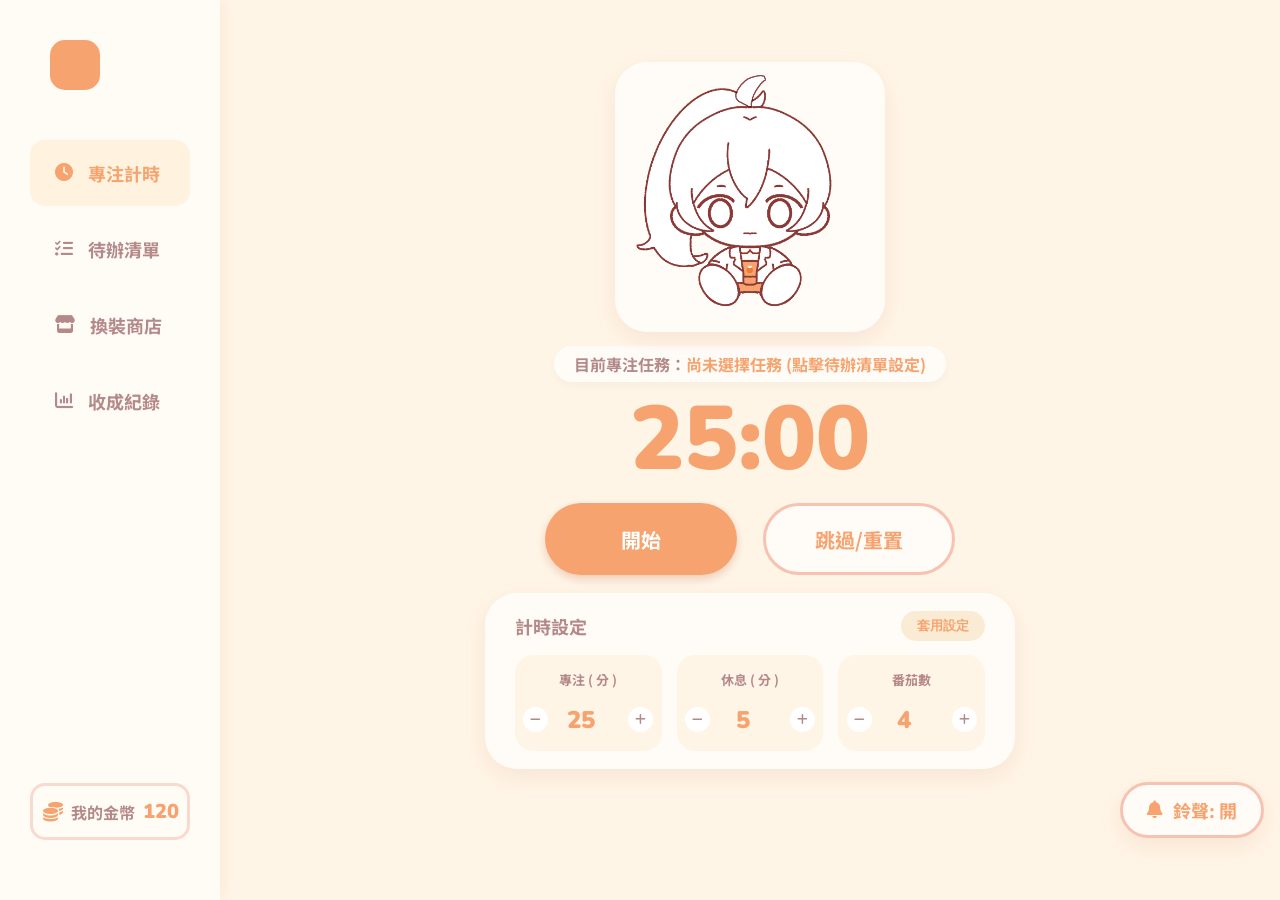
<file: shimin Max/index.html>
<!DOCTYPE html>
<html lang="zh-TW">
<head>
    <meta charset="UTF-8">
    <meta name="viewport" content="width=device-width, initial-scale=1.0">
    <title>Tomodoro - 你的專屬番茄鐘麻吉</title>
    <link rel="stylesheet" href="style.css">
    <link rel="stylesheet" href="https://cdnjs.cloudflare.com/ajax/libs/font-awesome/6.4.0/css/all.min.css">
    <link href="https://fonts.googleapis.com/css2?family=Nunito:wght@700;900&family=Noto+Sans+TC:wght@400;500;700&display=swap" rel="stylesheet">
</head>
<body>
    <div class="app-container">
        
        <!-- ================= 左側：共用導覽列 ================= -->
        <aside class="sidebar">
            <div class="logo-box"></div>
            
            <nav class="nav-menu">
                <a href="#" class="nav-item active" onclick="switchPage('page-timer', event)">
                    <i class="fa-solid fa-clock"></i>
                    <span>專注計時</span>
                </a>
                <a href="#" class="nav-item" onclick="switchPage('page-todo', event)">
                    <i class="fa-solid fa-list-check"></i>
                    <span>待辦清單</span>
                </a>
                <a href="#" class="nav-item" onclick="switchPage('page-shop', event)">
                    <i class="fa-solid fa-store"></i>
                    <span>換裝商店</span>
                </a>
                <a href="#" class="nav-item" onclick="switchPage('page-achievements', event)">
                    <i class="fa-solid fa-chart-column"></i>
                    <span>收成紀錄</span>
                </a>
            </nav>

            <div class="coin-display">
                <i class="fa-solid fa-coins icon-coin"></i>
                <span class="coin-label">我的金幣</span>
                <span class="coin-value">120</span>
            </div>
        </aside>

        <!-- ================= 右側：主要內容切換區 ================= -->
        <main class="main-content">
            
            <!-- 頁面 1：專注計時 -->
            <div id="page-timer" class="page-section active">
                <div id="avatar-svg-container" class="avatar-box">
                    <!-- 多圖層 PNG 紙娃容器 (嚴格由下到上，每組先 mask 後 line) -->
<div class="avatar-layered-container" style="position: relative; width: 100%; height: 100%;">
    <!-- 1. 辮髮 (Hair Ext) -->
    <img src="images/avatar/hair_ext_01_mask.png" class="avatar-layer avatar-mask" alt="hair ext mask" style="position: absolute; top: 0; left: 0; width: 100%; height: 100%; object-fit: contain; pointer-events: none; z-index: 1;">
    <img src="images/avatar/hair_ext_01_line.png" class="avatar-layer avatar-line" alt="hair ext line" style="position: absolute; top: 0; left: 0; width: 100%; height: 100%; object-fit: contain; pointer-events: none; z-index: 2;">

    <!-- 2. 身體 (Body) -->
    <img src="images/avatar/body_01_mask.png" class="avatar-layer avatar-mask" alt="body mask" style="position: absolute; top: 0; left: 0; width: 100%; height: 100%; object-fit: contain; pointer-events: none; z-index: 3;">
    <img src="images/avatar/body_01_line.png" class="avatar-layer avatar-line" alt="body line" style="position: absolute; top: 0; left: 0; width: 100%; height: 100%; object-fit: contain; pointer-events: none; z-index: 4;">

    <!-- 3. 後發 (Hair Back) -->
    <img src="images/avatar/hair_back_01_mask.png" class="avatar-layer avatar-mask" alt="hair back mask" style="position: absolute; top: 0; left: 0; width: 100%; height: 100%; object-fit: contain; pointer-events: none; z-index: 5;">
    <img src="images/avatar/hair_back_01_line.png" class="avatar-layer avatar-line" alt="hair back line" style="position: absolute; top: 0; left: 0; width: 100%; height: 100%; object-fit: contain; pointer-events: none; z-index: 6;">

    <!-- 4. 呆毛 (Ahoge 02、03) -->
    <img src="images/avatar/ahoge_02_mask.png" class="avatar-layer avatar-mask" alt="ahoge 02 mask" style="position: absolute; top: 0; left: 0; width: 100%; height: 100%; object-fit: contain; pointer-events: none; z-index: 7;">
    <img src="images/avatar/ahoge_02_line.png" class="avatar-layer avatar-line" alt="ahoge 02 line" style="position: absolute; top: 0; left: 0; width: 100%; height: 100%; object-fit: contain; pointer-events: none; z-index: 8;">
    <img src="images/avatar/ahoge_03_mask.png" class="avatar-layer avatar-mask" alt="ahoge 03 mask" style="position: absolute; top: 0; left: 0; width: 100%; height: 100%; object-fit: contain; pointer-events: none; z-index: 9;">
    <img src="images/avatar/ahoge_03_line.png" class="avatar-layer avatar-line" alt="ahoge 03 line" style="position: absolute; top: 0; left: 0; width: 100%; height: 100%; object-fit: contain; pointer-events: none; z-index: 10;">

    <!-- 5. 五官：眼睛與嘴巴 (在瀏海後方) -->
    <img src="images/avatar/eye01_mask.png" class="avatar-layer avatar-mask" alt="eye mask" style="position: absolute; top: 0; left: 0; width: 100%; height: 100%; object-fit: contain; pointer-events: none; z-index: 11;">
    <img src="images/avatar/eye01_line.png" class="avatar-layer avatar-line" alt="eye line" style="position: absolute; top: 0; left: 0; width: 100%; height: 100%; object-fit: contain; pointer-events: none; z-index: 12;">
    <img src="images/avatar/mouth_01.png" class="avatar-layer avatar-line" alt="mouth" style="position: absolute; top: 0; left: 0; width: 100%; height: 100%; object-fit: contain; pointer-events: none; z-index: 13;">

    <!-- 6. 瀏海 (Hair Front) -->
    <img src="images/avatar/hair_front_01_mask.png" class="avatar-layer avatar-mask" alt="hair front mask" style="position: absolute; top: 0; left: 0; width: 100%; height: 100%; object-fit: contain; pointer-events: none; z-index: 14;">
    <img src="images/avatar/hair_front_01_line.png" class="avatar-layer avatar-line" alt="hair front line" style="position: absolute; top: 0; left: 0; width: 100%; height: 100%; object-fit: contain; pointer-events: none; z-index: 15;">

    <!-- 7. 眉毛 (調整到瀏海的前面) -->
    <img src="images/avatar/eyebrow_01.png" class="avatar-layer avatar-line" alt="eyebrow" style="position: absolute; top: 0; left: 0; width: 100%; height: 100%; object-fit: contain; pointer-events: none; z-index: 16;">

    <!-- 8. 衣服 (Clothes Base) -->
    <img src="images/avatar/clothes_base_02_mask.png" class="avatar-layer avatar-mask" alt="clothes mask" style="position: absolute; top: 0; left: 0; width: 100%; height: 100%; object-fit: contain; pointer-events: none; z-index: 17;">
    <img src="images/avatar/clothes_base_02_line.png" class="avatar-layer avatar-line" alt="clothes line" style="position: absolute; top: 0; left: 0; width: 100%; height: 100%; object-fit: contain; pointer-events: none; z-index: 18;">

    <!-- 9. 外套 (Clothes Outer) -->
    <img src="images/avatar/clothes_outer_01_mask.png" class="avatar-layer avatar-mask" alt="outer mask" style="position: absolute; top: 0; left: 0; width: 100%; height: 100%; object-fit: contain; pointer-events: none; z-index: 19;">
    <img src="images/avatar/clothes_outer_01_line.png" class="avatar-layer avatar-line" alt="outer line" style="position: absolute; top: 0; left: 0; width: 100%; height: 100%; object-fit: contain; pointer-events: none; z-index: 20;">

    <!-- 10. 鞋子 (Shoes) -->
    <img src="images/avatar/shoes_01_mask.png" class="avatar-layer avatar-mask" alt="shoes mask" style="position: absolute; top: 0; left: 0; width: 100%; height: 100%; object-fit: contain; pointer-events: none; z-index: 21;">
    <img src="images/avatar/shoes_01_line.png" class="avatar-layer avatar-line" alt="shoes line" style="position: absolute; top: 0; left: 0; width: 100%; height: 100%; object-fit: contain; pointer-events: none; z-index: 22;">
</div>
                </div>

                <div id="current-task-banner" class="task-banner">
                    目前專注任務：<span id="active-task-name">尚未選擇任務 (點擊待辦清單設定)</span>
                </div>

                <div id="timer-display" class="timer-display">25:00</div>
                
                <div class="control-buttons">
                    <button id="start-btn" class="btn btn-primary">開始</button>
                    <button id="reset-btn" class="btn btn-secondary">跳過/重置</button>
                </div>
                
                <div class="settings-panel">
                    <div class="settings-header">
                        <h3 class="settings-title">計時設定</h3>
                        <button class="btn-apply" type="button">套用設定</button>
                    </div>
                    <div class="settings-cards">
                        <div class="setting-card">
                            <div class="setting-label">專注 ( 分 )</div>
                            <div class="setting-controls">
                                <button class="circle-btn"><i class="fa-solid fa-minus"></i></button>
                                <input class="setting-value" type="number" min="1" max="1440" step="1" value="25" readonly aria-label="專注分鐘" title="連續點擊兩下可輸入數值">
                                <button class="circle-btn"><i class="fa-solid fa-plus"></i></button>
                            </div>
                        </div>
                        <div class="setting-card">
                            <div class="setting-label">休息 ( 分 )</div>
                            <div class="setting-controls">
                                <button class="circle-btn"><i class="fa-solid fa-minus"></i></button>
                                <input class="setting-value" type="number" min="1" max="1440" step="1" value="5" readonly aria-label="休息分鐘" title="連續點擊兩下可輸入數值">
                                <button class="circle-btn"><i class="fa-solid fa-plus"></i></button>
                            </div>
                        </div>
                        <div class="setting-card">
                            <div class="setting-label">番茄數</div>
                            <div class="setting-controls">
                                <button class="circle-btn"><i class="fa-solid fa-minus"></i></button>
                                <input class="setting-value" type="number" min="1" max="99" step="1" value="4" readonly aria-label="番茄數" title="連續點擊兩下可輸入數值">
                                <button class="circle-btn"><i class="fa-solid fa-plus"></i></button>
                            </div>
                        </div>
                    </div>
                </div>

                <button id="sound-toggle-btn" class="sound-floating-btn">
                    <i class="fa-solid fa-bell"></i>
                    <span id="sound-status">鈴聲: 開</span>
                </button>
            </div>

            <!-- 頁面 2：待辦清單 -->
            <div id="page-todo" class="page-section">
                <div class="todo-wrapper">
                    <h2 class="section-title">待辦清單</h2>
                    <div class="todo-input-row">
                        <input type="text" id="task-input" class="todo-input" placeholder="輸入要專心做的事 (例如: 經濟學)...">
                        <button id="add-task-btn" class="btn-add"><i class="fa-solid fa-plus"></i></button>
                    </div>
                    <ul id="task-list" class="todo-list"></ul>
                </div>
            </div>

           <!-- 頁面 3：換裝商店 -->
           <div id="page-shop" class="page-section">
            <div class="character-panel">
                <h2 class="section-title">我的角色</h2>
                <!-- 多圖層 PNG 紙娃預覽框 (嚴格由下到上，每組先 mask 後 line) -->
                <div class="character-preview-box avatar-layered-container">
                    <img src="images/avatar/hair_ext_01_mask.png" class="avatar-layer avatar-mask" alt="hair ext mask" style="position: absolute; top: 0; left: 0; width: 100%; height: 100%; object-fit: contain; pointer-events: none; z-index: 1;">
                    <img src="images/avatar/hair_ext_01_line.png" class="avatar-layer avatar-line" alt="hair ext line" style="position: absolute; top: 0; left: 0; width: 100%; height: 100%; object-fit: contain; pointer-events: none; z-index: 2;">

                    <img src="images/avatar/body_01_mask.png" class="avatar-layer avatar-mask" alt="body mask" style="position: absolute; top: 0; left: 0; width: 100%; height: 100%; object-fit: contain; pointer-events: none; z-index: 3;">
                    <img src="images/avatar/body_01_line.png" class="avatar-layer avatar-line" alt="body line" style="position: absolute; top: 0; left: 0; width: 100%; height: 100%; object-fit: contain; pointer-events: none; z-index: 4;">

                    <img src="images/avatar/hair_back_01_mask.png" class="avatar-layer avatar-mask" alt="hair back mask" style="position: absolute; top: 0; left: 0; width: 100%; height: 100%; object-fit: contain; pointer-events: none; z-index: 5;">
                    <img src="images/avatar/hair_back_01_line.png" class="avatar-layer avatar-line" alt="hair back line" style="position: absolute; top: 0; left: 0; width: 100%; height: 100%; object-fit: contain; pointer-events: none; z-index: 6;">

                    <img src="images/avatar/ahoge_01_mask.png" class="avatar-layer avatar-mask" alt="ahoge mask" style="position: absolute; top: 0; left: 0; width: 100%; height: 100%; object-fit: contain; pointer-events: none; z-index: 7;">
                    <img src="images/avatar/ahoge_01_line.png" class="avatar-layer avatar-line" alt="ahoge line" style="position: absolute; top: 0; left: 0; width: 100%; height: 100%; object-fit: contain; pointer-events: none; z-index: 8;">

                    <img src="images/avatar/eye01_mask.png" class="avatar-layer avatar-mask" alt="eye mask" style="position: absolute; top: 0; left: 0; width: 100%; height: 100%; object-fit: contain; pointer-events: none; z-index: 9;">
                    <img src="images/avatar/eye01_line.png" class="avatar-layer avatar-line" alt="eye line" style="position: absolute; top: 0; left: 0; width: 100%; height: 100%; object-fit: contain; pointer-events: none; z-index: 10;">
                    <img src="images/avatar/mouth_01.png" class="avatar-layer avatar-line" alt="mouth" style="position: absolute; top: 0; left: 0; width: 100%; height: 100%; object-fit: contain; pointer-events: none; z-index: 11;">

                    <img src="images/avatar/hair_front_01_mask.png" class="avatar-layer avatar-mask" alt="hair front mask" style="position: absolute; top: 0; left: 0; width: 100%; height: 100%; object-fit: contain; pointer-events: none; z-index: 12;">
                    <img src="images/avatar/hair_front_01_line.png" class="avatar-layer avatar-line" alt="hair front line" style="position: absolute; top: 0; left: 0; width: 100%; height: 100%; object-fit: contain; pointer-events: none; z-index: 13;">

                    <img src="images/avatar/eyebrow_01.png" class="avatar-layer avatar-line" alt="eyebrow" style="position: absolute; top: 0; left: 0; width: 100%; height: 100%; object-fit: contain; pointer-events: none; z-index: 14;">

                    <img src="images/avatar/clothes_base_02_mask.png" class="avatar-layer avatar-mask" alt="clothes mask" style="position: absolute; top: 0; left: 0; width: 100%; height: 100%; object-fit: contain; pointer-events: none; z-index: 15;">
                    <img src="images/avatar/clothes_base_02_line.png" class="avatar-layer avatar-line" alt="clothes line" style="position: absolute; top: 0; left: 0; width: 100%; height: 100%; object-fit: contain; pointer-events: none; z-index: 16;">

                    <img src="images/avatar/clothes_outer_01_mask.png" class="avatar-layer avatar-mask" alt="outer mask" style="position: absolute; top: 0; left: 0; width: 100%; height: 100%; object-fit: contain; pointer-events: none; z-index: 17;">
                    <img src="images/avatar/clothes_outer_01_line.png" class="avatar-layer avatar-line" alt="outer line" style="position: absolute; top: 0; left: 0; width: 100%; height: 100%; object-fit: contain; pointer-events: none; z-index: 18;">

                    <img src="images/avatar/shoes_01_mask.png" class="avatar-layer avatar-mask" alt="shoes mask" style="position: absolute; top: 0; left: 0; width: 100%; height: 100%; object-fit: contain; pointer-events: none; z-index: 19;">
                    <img src="images/avatar/shoes_01_line.png" class="avatar-layer avatar-line" alt="shoes line" style="position: absolute; top: 0; left: 0; width: 100%; height: 100%; object-fit: contain; pointer-events: none; z-index: 20;">
                </div>
                <button id="shop-preview-toggle" class="preview-mode-toggle" type="button" role="switch" aria-checked="false">
                    <span class="preview-mode-switch" aria-hidden="true"><span></span></span>
                    <span class="preview-mode-label">預覽模式 <strong id="shop-preview-status">OFF</strong></span>
                </button>
            </div>

            <div class="shop-panel">
                <div class="shop-header">
                    <h2 class="section-title">換裝商店</h2>
                    <!-- 擴充分類切換按鈕 -->
                    <div class="filter-toggle">
                        <button class="filter-btn active" onclick="filterShopCategory('all')">全部</button>
                        <button class="filter-btn" onclick="filterShopCategory('hair_ext')">辮髮</button>
                        <button class="filter-btn" onclick="filterShopCategory('body')">身體</button>
                        <button class="filter-btn" onclick="filterShopCategory('hair_back')">後髮</button>
                        <button class="filter-btn" onclick="filterShopCategory('ahoge')">呆毛</button>
                        <button class="filter-btn" onclick="filterShopCategory('eyes')">眼睛</button>
                        <button class="filter-btn" onclick="filterShopCategory('mouth')">嘴巴</button>
                        <button class="filter-btn" onclick="filterShopCategory('hair_front')">瀏海</button>
                        <button class="filter-btn" onclick="filterShopCategory('eyebrow')">眉毛</button>
                        <button class="filter-btn" onclick="filterShopCategory('clothes')">衣服</button>
                        <button class="filter-btn" onclick="filterShopCategory('outer')">外套</button>
                        <button class="filter-btn" onclick="filterShopCategory('shoes')">鞋子</button>
                    </div>
                </div>

                <!-- 網格狀展示區 -->
                <div class="shop-grid" id="shop-grid-container">
                    <!-- JS 動態生成商品項目，未選中無框，選中帶有 selected 邊框 -->
                </div>

                <!-- 調色 UI 區塊 (預設色按鈕 + 放大鏡/調色盤隱藏色票) -->
                <div class="shop-color-panel">
                    <div class="preset-colors-row">
                        <span class="color-panel-label">預設色：</span>
                        <button class="preset-color-btn" style="background: #F6A36F;" onclick="applyColor('#F6A36F')"></button>
                        <button class="preset-color-btn" style="background: #abdbe3;" onclick="applyColor('#abdbe3')"></button>
                        <button class="preset-color-btn" style="background: #c69c6d;" onclick="applyColor('#c69c6d')"></button>
                        <button class="preset-color-btn" style="background: #ffe7db;" onclick="applyColor('#ffe7db')"></button>
                        <button class="preset-color-btn" style="background: #754c24;" onclick="applyColor('#754c24')"></button>
                        <span id="mask-color-target" class="mask-color-target" aria-live="polite"></span>
                    </div>
                    <div class="custom-color-picker-box">
                        <label for="custom-color-input" class="palette-icon-label" title="自訂調色盤">
                            <i class="fa-solid fa-palette"></i> 自訂色
                        </label>
                        <button id="eyedropper-btn" class="eyedropper-btn" type="button" onclick="pickScreenColor()" title="使用滴管吸取螢幕顏色" aria-label="使用滴管吸取螢幕顏色">
                            <i class="fa-solid fa-eye-dropper"></i>
                        </button>
                        <input type="color" id="custom-color-input" oninput="applyColor(this.value)">
                    </div>
                </div>
            </div>
        </div>

           <!-- 頁面 4：收成紀錄 -->
           <div id="page-achievements" class="page-section">
            <div class="achievements-wrapper layout-sketch-col">
                
                <div class="sketch-content-row">
                    <!-- 左側大卡片：今日學習與各科明細 -->
                    <div class="achievement-card sketch-left-card">
                        <div class="sketch-card-header">
                            <h3 class="sketch-title-text">今日收成</h3>
                            <i class="fa-solid fa-basket-shopping sketch-basket-icon"></i>
                        </div>

                        <div class="sketch-total-display">
                            <span id="today-hours-val" class="big-number">0</span>
                            <span class="big-unit">小時</span>
                            <span id="today-minutes-val" class="big-number">00</span>
                            <span class="big-unit">分鐘</span>
                        </div>
                        
                        <div class="sketch-divider"></div>

                        <div class="sketch-subtitle-text">各科收成明細</div>
                        
                        <ul id="today-subjects-list" class="sketch-subject-list">
                            <!-- JS 動態生成 -->
                        </ul>
                        <div class="harvest-pagination">
                            <button id="harvest-prev" type="button" aria-label="上一頁">&lt;</button>
                            <span id="harvest-page-number">0 / 0</span>
                            <button id="harvest-next" type="button" aria-label="下一頁">&gt;</button>
                        </div>
                    </div>

                    <!-- 右側雙卡片區 (上下排布) -->
                    <div class="sketch-right-col">
                        <!-- 右上：一週連續學習 (7顆番茄 + 星期標示) -->
                        <div class="achievement-card sketch-right-top">
                            <div class="streak-tomatoes" id="streak-tomatoes-container"></div>
                        </div>

                        <!-- 右下：4週 (28格) 方格熱力田 -->
                        <div class="achievement-card sketch-right-bottom">
                            <div class="heatmap-card-header">
                                <h3 class="sketch-title-text" style="font-size: 18px;">近期耕耘紀錄 (28天)</h3>
                                <div class="heatmap-controls">
                                    <div class="heatmap-legend">
                                        <span class="legend-label">少</span>
                                        <div class="legend-color level-0"></div>
                                        <div class="legend-color level-1"></div>
                                        <div class="legend-color level-2"></div>
                                        <div class="legend-color level-3"></div>
                                        <div class="legend-color level-4"></div>
                                        <span class="legend-label">豐收</span>
                                    </div>
                                    <div class="heatmap-pagination">
                                        <button id="heatmap-prev" type="button" aria-label="上一頁">&lt;</button>
                                        <span id="heatmap-page-number">0 / 0</span>
                                        <button id="heatmap-next" type="button" aria-label="下一頁">&gt;</button>
                                    </div>
                                </div>
                            </div>
                            <div class="heatmap-grid-28" id="heatmap-grid">
                                <!-- JS 動態生成 28 格 -->
                            </div>
                        </div>
                    </div>
                </div>
            </div>
        </div>
    </main>
</div>
    <dialog id="shop-purchase-dialog" class="shop-purchase-dialog" aria-labelledby="shop-purchase-message">
        <p id="shop-purchase-message" class="shop-purchase-message"></p>
        <div class="shop-purchase-actions">
            <button id="shop-purchase-no" class="shop-purchase-button shop-purchase-button-secondary" type="button">否</button>
            <button id="shop-purchase-yes" class="shop-purchase-button shop-purchase-button-primary" type="button">是</button>
        </div>
    </dialog>
    <script src="tomoto.js"></script>
    <audio id="alarm-audio" src="running-out-of-time.mp3" preload="auto"></audio>
</body>
</html>
</file>
<file: shimin Max/style.css>
:root {
    --primary: #F6A36F;
    --primary-light: #F7C2B1;
    --primary-bg: #FFF3E0;
    --bg-color: #FFF5E6;
    --sidebar-bg: #FFFBF5;
    --card-bg: #FFFCF7;
    --card-bg-alt: #FFFCF7;
    --text-muted: #B48989;
    --text-dark: #8E6969;
    --text-gray: #A8A29E;
    --icon-bg-yellow: #FEF8D6;
    --progress-bg: #F5F5F4;
    --shadow-soft: 0 8px 24px rgba(167, 42, 0, 0.08);
}

* { box-sizing: border-box; margin: 0; padding: 0; }

body {
    font-family: 'Noto Sans TC', sans-serif;
    background-color: #e5e5e5;
    display: flex; justify-content: center; align-items: center;
    min-height: 100vh;
    min-height: 100dvh;
}

.app-container {
    width: min(1920px, 100vw);
    height: min(900px, 100vh);
    height: min(900px, 100dvh);
    background-color: var(--bg-color);
    display: flex; overflow: hidden; position: relative;
    box-shadow: 0 10px 40px rgba(0,0,0,0.15);
}

/* ================= 左側欄樣式 ================= */
.sidebar {
    width: clamp(220px, 16.67vw, 320px); flex: 0 0 clamp(220px, 16.67vw, 320px); background-color: var(--sidebar-bg);
    box-shadow: 4px 0 15px rgba(167, 42, 0, 0.05);
    display: flex; flex-direction: column;
    padding: 40px 30px; z-index: 10;
}
.logo-box { width: 50px; height: 50px; background-color: var(--primary); border-radius: 15px; margin: 0 0 50px 20px; }
.nav-menu { display: flex; flex-direction: column; gap: 10px; flex: 1; }
.nav-item {
    display: flex; align-items: center; gap: 15px;
    padding: 20px 25px; border-radius: 15px; text-decoration: none;
    color: var(--text-muted); font-size: 18px; font-weight: 700; transition: all 0.3s;
}
.nav-item:hover { background-color: rgba(255, 243, 224, 0.6); }
.nav-item.active { background-color: var(--primary-bg); color: var(--primary); }
.coin-display {
    display: flex; align-items: center; gap: 8px; padding: 12px 10px;
    border-radius: 15px; border: 3px solid #FAD9CF; background-color: var(--sidebar-bg); margin-bottom: 20px;
}
.icon-coin { color: var(--primary); font-size: 20px; }
.coin-label { color: var(--text-muted); font-size: 16px; font-weight: 700; white-space: nowrap; }
.coin-value { color: var(--primary); font-family: 'Nunito', sans-serif; font-size: 20px; font-weight: 900; margin-left: auto; white-space: nowrap; }

/* ================= 頁面切換機制 ================= */
.main-content { flex: 1; min-width: 0; min-height: 0; position: relative; overflow: auto; }
.page-section { display: none; width: 100%; min-height: 100%; animation: fadeIn 0.4s ease forwards; }

#page-timer.active { display: flex; min-height: 100%; flex-direction: column; align-items: center; justify-content: center; padding: clamp(6px, 1vh, 12px) 16px; position: relative; }
#page-todo.active, #page-achievements.active { display: flex; flex-direction: column; align-items: center; justify-content: flex-start; padding: clamp(24px, 8vh, 100px) clamp(20px, 4vw, 60px) 32px; }
#page-shop.active { display: flex; min-height: 100%; flex-direction: row; align-items: center; justify-content: center; gap: clamp(16px, 2vw, 40px); padding: 24px; }

@keyframes fadeIn {
    from { opacity: 0; transform: translateY(15px); }
    to { opacity: 1; transform: translateY(0); }
}

.section-title { color: var(--primary); font-size: 32px; font-weight: 700; margin-bottom: 25px; align-self: flex-start;}
.btn {
    border-radius: 50px; font-family: 'Noto Sans TC', sans-serif; font-size: 20px;
    font-weight: 700; cursor: pointer; border: none; transition: all 0.2s;
    display: flex; justify-content: center; align-items: center;
}
.btn:hover { transform: translateY(-2px); }
.btn-primary { background-color: var(--primary); color: #FFF; box-shadow: 0 4px 10px rgba(167, 42, 0, 0.2); }

/* ================= 頁面 1：專注計時 ================= */
.avatar-box, .character-preview-box { 
    width: 450px;   /* 固定寬度 */
    height: 420px;  /* 固定高度，讓它變成完美正方形 */
    background-color: var(--card-bg-alt); 
    box-shadow: var(--shadow-soft); 
    border-radius: 32px; 
    display: flex; 
    justify-content: center; 
    align-items: center; 
    overflow: hidden;
    position: relative; /* 確保多圖層絕對定位對齊 */
}

.avatar-layered-container > .avatar-mask {
    filter: brightness(0) invert(1);
}

/* 任務橫幅樣式 */
.task-banner {
    color: var(--text-muted);
    font-size: 16px;
    font-weight: 700;
    background: var(--card-bg-alt);
    padding: 6px 20px;
    border-radius: 20px;
    box-shadow: 0 4px 10px rgba(0,0,0,0.03);
    margin: clamp(6px, 1.5vh, 16px) 0; 
}
#active-task-name { color: var(--primary); }

.timer-display { color: var(--primary); font-family: 'Nunito', sans-serif; font-size: clamp(64px, 10vh, 112px); font-weight: 900; line-height: 1; margin: 0 0 clamp(8px, 2vh, 20px) 0; }
.control-buttons { display: flex; gap: clamp(10px, 2vw, 30px); margin-bottom: clamp(8px, 2vh, 20px); }
.control-buttons .btn { width: clamp(140px, 15vw, 200px); height: clamp(54px, 8vh, 74px); }
.btn-secondary { background-color: var(--card-bg-alt); color: var(--primary); border: 3px solid var(--primary-light); }
.settings-panel { width: min(530px, 100%); background-color: var(--card-bg-alt); box-shadow: var(--shadow-soft); border-radius: 32px; padding: clamp(14px, 2vh, 22px) clamp(16px, 2.5vw, 30px); display: flex; flex-direction: column; gap: clamp(10px, 1.5vh, 16px); }
.settings-header { display: flex; justify-content: space-between; align-items: center; }
.settings-title { color: var(--text-muted); font-size: 18px; font-weight: 700; }
.btn-apply { background-color: #FAEBD4; color: var(--primary); border: none; border-radius: 50px; padding: 6px 16px; font-weight: 700; cursor: pointer; }
.settings-cards { display: flex; gap: 15px; }
.setting-card { flex: 1; background-color: var(--bg-color); border-radius: 18px; padding: 15px 0; display: flex; flex-direction: column; align-items: center; gap: 15px; }
.setting-label { color: var(--text-muted); font-size: 13px; font-weight: 700; }
.setting-controls { display: flex; align-items: center; gap: 12px; }
.circle-btn { width: 25px; height: 25px; border-radius: 50%; background-color: #FFF; border: none; color: var(--text-muted); cursor: pointer; display: flex; justify-content: center; align-items: center; font-size: 12px; }
.setting-value { width: 4ch; padding: 0; border: 0; background: transparent; color: var(--primary); font-family: 'Nunito', sans-serif; font-size: 24px; font-weight: 900; text-align: center; }
.setting-value[readonly] { cursor: pointer; }
.setting-value:not([readonly]) { border-bottom: 2px solid var(--primary-light); outline: none; }
.setting-value[aria-invalid="true"] { border-bottom: 2px solid #D95D5D; }

/* 右下角懸浮鈴聲按鈕 */
.sound-floating-btn {
    position: static;
    align-self: flex-end;
    margin-top: clamp(8px, 1.5vh, 14px);
    background-color: var(--card-bg-alt);
    color: var(--primary);
    border: 3px solid var(--primary-light);
    border-radius: 50px;
    padding: 12px 24px;
    font-family: 'Noto Sans TC', sans-serif;
    font-size: 18px;
    font-weight: 700;
    cursor: pointer;
    display: flex;
    align-items: center;
    gap: 10px;
    box-shadow: var(--shadow-soft);
    transition: all 0.2s;
    z-index: 100;
}
.sound-floating-btn:hover { transform: translateY(-2px); background-color: var(--primary-bg); }
.sound-floating-btn.off { color: var(--text-gray); border-color: #D6D3D1; }


/* ================= 頁面 2：待辦清單 ================= */
.todo-wrapper { width: min(760px, 100%); display: flex; flex-direction: column; gap: 15px; }
.todo-input-row { display: flex; gap: 20px; align-items: stretch; margin-bottom: 15px; }
.todo-input { flex: 1; height: 69px; background-color: var(--card-bg); border-radius: 32px; border: 3px solid var(--primary-light); padding: 0 32px; font-size: 20px; color: var(--text-gray); outline: none; }
.btn-add { width: 90px; height: 69px; background-color: var(--primary); border-radius: 20px; box-shadow: var(--shadow-soft); border: none; color: #FFF; font-size: 24px; cursor: pointer; }
.todo-list { display: flex; flex-direction: column; gap: 20px; list-style: none; }


.todo-card { min-height: 143px; background-color: var(--card-bg); border-radius: 32px; box-shadow: var(--shadow-soft); display: flex; align-items: center; padding: 20px 32px; gap: 15px; }
.task-text { color: #857771; font-size: 24px; font-weight: 500; }
.task-time-badge { 
    font-family: 'Nunito', sans-serif; 
    color: var(--text-muted); 
    font-size: 15px; 
    font-weight: 700; 
    background: var(--bg-color); 
    padding: 6px 14px; 
    border-radius: 12px; 
    margin-left: auto; 
    display: flex;
    align-items: center;
    gap: 6px;
}
.task-focus-btn { 
    background-color: var(--primary-bg); 
    color: var(--primary); 
    border: 2px solid var(--primary-light); 
    padding: 8px 16px; 
    border-radius: 12px; 
    font-weight: 700; 
    cursor: pointer; 
    font-size: 14px; 
    transition: all 0.2s; 
    display: flex; 
    align-items: center; 
    gap: 6px; 
    margin-left: 15px; 
}
.task-focus-btn:hover { background-color: var(--primary); color: #FFF; }
.custom-checkbox { position: relative; width: 25px; height: 25px; cursor: pointer; display: block; }
.custom-checkbox input { opacity: 0; cursor: pointer; }
.checkmark { position: absolute; top: 0; left: 0; height: 25px; width: 25px; border: 2px solid #8A8A8A; border-radius: 4px; }
.custom-checkbox input:checked ~ .checkmark { background-color: var(--primary); border-color: var(--primary); }
.checkmark:after { content: ""; position: absolute; display: none; left: 8px; top: 3px; width: 6px; height: 12px; border: solid white; border-width: 0 2px 2px 0; transform: rotate(45deg); }
.custom-checkbox input:checked ~ .checkmark:after { display: block; }


/* ================= 頁面 3：換裝商店 ================= */
.character-panel { display: flex; flex-direction: column; width: min(486px, 40%); min-width: 0; height: min(650px, 82vh); padding-top: 20px; }
.shop-panel { width: min(850px, 60%); height: min(650px, 82vh); min-width: 0; background-color: var(--card-bg); border-radius: 32px; padding: clamp(20px, 3vw, 45px) clamp(20px, 3vw, 50px); box-shadow: var(--shadow-soft); display: flex; flex-direction: column; }
.character-panel .section-title { margin-bottom: 40px; }
.shop-header { 
    display: flex; 
    flex-direction: column; /* 改為垂直排列 */
    align-items: flex-start; /* 靠左對齊 */
    gap: 12px;               /* 標題與按鈕之間的間距 */
    margin-bottom: 25px; 
}
.shop-header .section-title { 
    margin-bottom: 0; 
}
.character-preview-box { flex: 1; background-color: var(--card-bg); border-radius: 32px; box-shadow: var(--shadow-soft); overflow: hidden; }
/* 分類按鈕長條狀容器與按鈕樣式 */
.filter-toggle { 
    display: flex; 
    flex-wrap: wrap; 
    background-color: var(--bg-color); 
    border-radius: 12px; 
    padding: 6px; 
    gap: 6px; 
    width: 100%; /* 讓它橫向展開 */
}

.filter-btn { 
    background: transparent; 
    border: none; 
    color: var(--text-muted); 
    font-size: 13px; 
    font-weight: 500; 
    padding: 6px 12px; 
    border-radius: 8px; 
    cursor: pointer; 
    transition: all 0.2s; 
    white-space: nowrap;
}

.filter-btn.active { 
    background-color: #FFF; 
    color: var(--primary); 
    box-shadow: 0 2px 8px rgba(0,0,0,0.1); 
}
.shop-grid {
    display: grid;
    grid-template-columns: repeat(4, 1fr); /* 改為 4 欄緊湊排列 */
    gap: 10px;
    overflow-y: auto;
    max-height: 360px;
    padding: 5px;
}

.shop-item {
    background-color: #FEFEFE;
    border: 2px solid transparent; 
    border-radius: 12px;
    cursor: pointer;
    transition: all 0.2s;
    display: flex;
    flex-direction: column;
    align-items: center;
    justify-content: center;
    padding: 8px;
    gap: 4px;
    box-shadow: 0 2px 4px rgba(0,0,0,0.03);
    height: 100px; /* 縮小格子高度 */
}

.shop-item-preview {
    position: relative;
    width: 40px; /* 縮小縮圖尺寸 */
    height: 40px;
}
.shop-item:hover { transform: scale(1.03); }
/* ================= 頁面 3：換裝商店精準排版修復 ================= */
#page-shop.active { 
    display: flex; 
    flex-direction: row; 
    align-items: center; 
    justify-content: center; 
    gap: 30px; 
    padding: 30px;
}

/* 讓左右兩個 Panel (Card) 高度一樣 */
.character-panel { 
    display: flex; 
    flex-direction: column; 
    width: 420px; 
    height: 620px; /* 固定高度 */
    background-color: var(--card-bg);
    border-radius: 32px;
    padding: 35px 30px;
    box-shadow: var(--shadow-soft);
}

.shop-panel { 
    width: 650px; 
    height: 620px; /* 與左側保持一樣高 */
    background-color: var(--card-bg); 
    border-radius: 32px; 
    padding: 35px 40px; 
    box-shadow: var(--shadow-soft); 
    display: flex; 
    flex-direction: column; 
    position: relative; /* 供底部調色盤固定定位用 */
}

/* 標題與頂部對齊 */
.character-panel .section-title, 
.shop-header { 
    margin-bottom: 25px; 
}

/* 角色預覽正方形框 */
.character-preview-box { 
    width: 100%; 
    flex: 1; 
    background-color: var(--bg-color); 
    border-radius: 24px; 
    overflow: hidden; 
    position: relative; 
}

.preview-mode-toggle {
    display: inline-flex;
    align-items: center;
    align-self: flex-start;
    gap: 10px;
    margin-top: 14px;
    padding: 0;
    border: 0;
    background: transparent;
    color: var(--text-dark);
    font: inherit;
    cursor: pointer;
}

.preview-mode-switch {
    display: flex;
    align-items: center;
    width: 48px;
    height: 26px;
    padding: 3px;
    border-radius: 999px;
    background: #CBBFB6;
    transition: background-color 0.2s ease;
}

.preview-mode-switch span {
    width: 20px;
    height: 20px;
    border-radius: 50%;
    background: #FFF;
    box-shadow: 0 1px 3px rgba(0, 0, 0, 0.2);
    transition: transform 0.2s ease;
}

.preview-mode-toggle[aria-checked="true"] .preview-mode-switch {
    background: var(--primary);
}

.preview-mode-toggle[aria-checked="true"] .preview-mode-switch span {
    transform: translateX(22px);
}

.preview-mode-label {
    display: flex;
    align-items: center;
    gap: 6px;
    font-size: 14px;
    font-weight: 700;
}

.preview-mode-label strong {
    color: var(--text-muted);
    font-family: 'Nunito', sans-serif;
}

.preview-mode-toggle[aria-checked="true"] .preview-mode-label strong {
    color: var(--primary);
}

/* 商店網格展示區 */
.shop-grid {
    display: grid;
    grid-template-columns: repeat(3, 1fr);
    gap: 15px;
    overflow-y: auto;
    max-height: 360px;
    padding-bottom: 70px; /* 留出底部調色盤的空間，避免內容被蓋住 */
}

/* 網格格子：未選中無框，選中帶有 selected 邊框 */
.shop-item {
    background-color: #FEFEFE;
    border: 2px solid transparent; 
    border-radius: 16px;
    cursor: pointer;
    transition: all 0.2s;
    display: flex;
    flex-direction: column;
    align-items: center;
    justify-content: center;
    padding: 12px;
    gap: 6px;
    box-shadow: 0 2px 6px rgba(0,0,0,0.03);
    height: 120px;
}

.shop-item.selected {
    border-color: var(--primary); 
    background-color: var(--primary-bg);
}

.shop-item:hover {
    transform: translateY(-2px);
}

.shop-item-locked {
    cursor: pointer;
}

/* 縮圖容器：支援 Line + Mask 疊加 */
.shop-item-preview {
    position: relative;
    width: 50px;
    height: 50px;
}

.shop-item-preview-empty {
    border: 1px dashed #D8C8B8;
    border-radius: 6px;
}

.shop-thumb-layer {
    position: absolute;
    top: 0;
    left: 0;
    width: 100%;
    height: 100%;
    object-fit: contain;
    pointer-events: none;
    z-index: 1;
}

.shop-item-lock-overlay {
    position: absolute;
    inset: 0;
    z-index: 2;
    display: flex;
    align-items: center;
    justify-content: center;
    color: #FFF;
    background: rgba(0, 0, 0, 0.48);
    border-radius: 6px;
    font-size: 22px;
    pointer-events: none;
}

.shop-thumb-mask {
    position: absolute;
    inset: 0;
    background-color: var(--shop-mask-color, transparent);
    mask-position: center;
    mask-repeat: no-repeat;
    mask-size: contain;
    -webkit-mask-position: center;
    -webkit-mask-repeat: no-repeat;
    -webkit-mask-size: contain;
    pointer-events: none;
}

.avatar-mask-tint {
    position: absolute;
    inset: 0;
    background-color: #FFFFFF;
    mask-position: center;
    mask-repeat: no-repeat;
    mask-size: contain;
    -webkit-mask-position: center;
    -webkit-mask-repeat: no-repeat;
    -webkit-mask-size: contain;
    pointer-events: none;
}

.shop-thumb-original {
    mix-blend-mode: multiply;
}

.avatar-layer-line-original {
    mix-blend-mode: multiply;
}

.shop-item-name {
    font-size: 13px;
    font-weight: 700;
    color: var(--text-dark);
}

.shop-item-price {
    display: flex;
    align-items: center;
    justify-content: center;
    gap: 4px;
    color: var(--primary);
    font-size: 12px;
    font-weight: 700;
    line-height: 1;
}

.shop-item-price .icon-coin {
    font-size: 12px;
}

.shop-purchase-dialog {
    width: min(360px, calc(100vw - 32px));
    margin: auto;
    padding: 28px;
    border: 0;
    border-radius: 20px;
    background: var(--card-bg);
    color: var(--text-dark);
    box-shadow: 0 16px 48px rgba(65, 45, 35, 0.24);
}

.shop-purchase-dialog::backdrop {
    background: rgba(35, 28, 25, 0.45);
}

.shop-purchase-message {
    margin: 0 0 24px;
    color: var(--text-dark);
    font-size: 18px;
    font-weight: 700;
    text-align: center;
}

.shop-purchase-actions {
    display: flex;
    justify-content: center;
    gap: 12px;
}

.shop-purchase-button {
    min-width: 88px;
    padding: 9px 20px;
    border: 2px solid transparent;
    border-radius: 12px;
    font: inherit;
    font-weight: 700;
    cursor: pointer;
}

.shop-purchase-button-primary {
    background: var(--primary);
    color: #FFF;
}

.shop-purchase-button-secondary {
    border-color: var(--primary-light);
    background: #FFF;
    color: var(--text-muted);
}

/* 調色 UI 區塊：固定在 Card 底部不重疊 */
.shop-color-panel {
    display: flex;
    justify-content: space-between;
    align-items: center;
    padding-top: 15px;
    border-top: 2px dashed #EEDFCE;
}

.preset-colors-row {
    display: flex;
    align-items: center;
    gap: 8px;
}

.color-panel-label {
    font-size: 14px;
    font-weight: 700;
    color: var(--text-muted);
}

.mask-color-target {
    margin-left: 4px;
    color: var(--primary);
    font-size: 13px;
    font-weight: 700;
    white-space: nowrap;
}

.preset-color-btn {
    width: 26px;
    height: 26px;
    border-radius: 50%;
    border: 2px solid #FFF;
    box-shadow: 0 2px 4px rgba(0,0,0,0.15);
    cursor: pointer;
    transition: transform 0.2s;
}

.preset-color-btn:hover {
    transform: scale(1.15);
}

.custom-color-picker-box {
    position: relative;
    display: flex;
    align-items: center;
    gap: 6px;
}

.palette-icon-label {
    background-color: var(--primary-bg);
    color: var(--primary);
    border: 2px solid var(--primary-light);
    padding: 6px 14px;
    border-radius: 12px;
    font-size: 14px;
    font-weight: 700;
    cursor: pointer;
    display: flex;
    align-items: center;
    gap: 6px;
    transition: all 0.2s;
}

.palette-icon-label:hover {
    background-color: var(--primary);
    color: #FFF;
}

#custom-color-input {
    position: absolute;
    opacity: 0;
    width: 0;
    height: 0;
    pointer-events: none;
}
/* ================= 頁面 4：手繪稿風格雙欄排版 (完美置中與上下留白) ================= */
#page-achievements.active {
    display: flex;
    flex-direction: column;
    align-items: center;
    justify-content: center; /* 垂直置中 */
    padding: 30px 0;         /* 上下保留充足留白空間 */
}

.achievements-wrapper.layout-sketch-col { 
    width: min(1100px, 100%); 
    display: flex; 
    flex-direction: column; 
    gap: 20px; 
}

/* 內容主體左右分欄 */
.sketch-content-row { 
    display: flex; 
    gap: 24px; 
    align-items: stretch; 
}

/* 左側大卡片 */
.sketch-left-card { 
    flex: 1.1; 
    background-color: var(--card-bg); 
    border-radius: 32px; 
    padding: 36px 32px; 
    box-shadow: var(--shadow-soft); 
    display: flex; 
    flex-direction: column; 
    justify-content: flex-start; 
}

.sketch-card-header {
    display: flex;
    justify-content: space-between;
    align-items: center;
    margin-bottom: 12px;
}

.sketch-title-text {
    font-size: 22px;
    font-weight: 700;
    color: #D28E6D; 
}

.sketch-basket-icon {
    font-size: 24px;
    color: #D28E6D; 
}

.sketch-total-display { 
    display: flex; 
    align-items: baseline; 
    justify-content: center; 
    gap: 6px; 
    margin-bottom: 15px; 
}

.big-number { 
    color: var(--primary); 
    font-family: 'Nunito', sans-serif; 
    font-size: 68px; 
    font-weight: 900; 
    line-height: 1; 
}

.big-unit { 
    color: var(--text-dark); 
    font-size: 18px; 
    font-weight: 700; 
}

.sketch-divider { 
    width: 100%; 
    border-bottom: 2px dashed #EEDFCE; 
    margin-bottom: 20px; 
}

.sketch-subtitle-text {
    font-size: 15px;
    font-weight: 700;
    color: var(--text-muted);
    margin-bottom: 12px;
}

/* 左側各科明細列 */
.sketch-subject-list { 
    list-style: none; 
    display: flex; 
    flex-direction: column; 
    gap: 14px; 
    flex: 1;
}

.sketch-subject-list.is-empty {
    flex: 1;
    justify-content: flex-end;
}

.sketch-subject-list.is-empty + .harvest-pagination {
    margin-top: auto;
}

.harvest-empty {
    color: var(--text-muted);
    font-size: 14px;
    padding: 12px 0;
}

.sketch-subject-list.is-empty .harvest-empty {
    padding: 4px 0 0;
}

.sketch-subject-row { 
    display: flex; 
    flex-direction: column;
    gap: 8px;
    background: var(--bg-color); 
    padding: 16px 20px; 
    border-radius: 16px; 
   //* border-left: 5px solid #F7C2B1;*/ 
}

.sub-row-top {
    display: flex;
    justify-content: space-between;
    align-items: center;
}

.sub-name { 
    font-weight: 700; 
    color: var(--text-dark); 
    font-size: 17px; 
    display: flex;
    align-items: center;
    gap: 8px;
}

.sub-time { 
    font-family: 'Nunito', sans-serif; 
    color: var(--text-muted);
    font-weight: 700;
}

.sub-visual-tomatoes { 
    display: flex; 
    flex-wrap: wrap; 
    gap: 6px; 
}

.mini-tomato {
    width: 24px;
    height: 28px;
}

.harvest-tomato {
    display: inline-flex;
    flex: 0 0 24px;
    width: 24px;
    height: 28px;
}

.harvest-tomato-icon {
    display: block;
    width: 24px;
    height: 28px;
}

.harvest-pagination {
    display: flex;
    align-items: center;
    justify-content: center;
    gap: 10px;
    margin-top: auto;
    padding-top: 12px;
}

.harvest-pagination button {
    width: 28px;
    height: 28px;
    border: 1px solid #E8D9CE;
    border-radius: 8px;
    background: #FFFFFF;
    color: var(--text-dark);
    cursor: pointer;
}

.harvest-pagination button:disabled {
    opacity: 0.4;
    cursor: default;
}

#harvest-page-number {
    min-width: 64px;
    color: var(--text-muted);
    font-size: 12px;
    text-align: center;
}

/* 右側雙欄容器 */
.sketch-right-col { 
    flex: 1.2; 
    display: flex; 
    flex-direction: column; 
    gap: 24px; 
}

.sketch-right-top { 
    background-color: var(--card-bg); 
    border-radius: 32px; 
    padding: 24px 32px; 
    box-shadow: var(--shadow-soft); 
    display: flex; 
    align-items: center; 
    justify-content: center; 
}

.sketch-right-bottom { 
    background-color: var(--card-bg); 
    border-radius: 32px; 
    padding: 24px 32px; 
    box-shadow: var(--shadow-soft); 
    display: flex; 
    flex-direction: column; 
    align-items: center; 
    justify-content: center; 
    flex: 1;
}

/* 右上：7顆番茄橫向排列 + 星期標示 */
.streak-tomatoes { 
    display: flex; 
    justify-content: space-between; 
    width: 100%; 
    align-items: center; 
}

.streak-day-item {
    display: flex;
    flex-direction: column;
    align-items: center;
    gap: 6px;
}

.streak-day-label {
    font-size: 13px;
    font-weight: 700;
    color: var(--text-gray);
}

.week-tomato-icon {
    width: 36px;
    height: 42px;
}

/* ================= 右下角卡片與 28 格熱力田微調 ================= */
.sketch-right-bottom { 
    background-color: var(--card-bg); 
    border-radius: 32px; 
    padding: 24px 32px; 
    box-shadow: var(--shadow-soft); 
    display: flex; 
    flex-direction: column; 
    justify-content: flex-start; /* 改為由上往下排列，讓標題貼齊左上 */
    flex: 1;
    overflow: hidden; 
}

/* 標題與圖例的頂部列 */
.heatmap-card-header {
    display: flex;
    justify-content: space-between;
    align-items: center;
    width: 100%;
    margin-bottom: 16px;
}

.heatmap-controls,
.heatmap-pagination {
    display: flex;
    align-items: center;
    gap: 8px;
}

.heatmap-pagination button {
    width: 28px;
    height: 28px;
    border: 1px solid #E8D9CE;
    border-radius: 8px;
    background: #FFFFFF;
    color: var(--text-dark);
    cursor: pointer;
}

.heatmap-pagination button:disabled {
    opacity: 0.4;
    cursor: default;
}

#heatmap-page-number {
    min-width: 34px;
    color: var(--text-muted);
    font-size: 12px;
    text-align: center;
}

/* 28格熱力田網格 */
.heatmap-grid-28 { 
    display: grid; 
    grid-template-columns: repeat(7, 1fr); /* 7 欄 (一到日) */
    grid-template-rows: repeat(4, minmax(54px, 1fr));    /* 4 列 (4個星期) */
    gap: 10px; 
    width: 100%; 
    flex: 1;
    align-content: center;
    justify-items: center;
    padding: 5px 0;
}

.heatmap-cell-mini { 
    width: 100%; 
    height: 100%; 
    max-width: 72px; 
    min-height: 54px;
    border-radius: 8px; 
    background-color: #FFFFFF; 
    border: 1px solid #E8D9CE;
    box-shadow: inset 0 -2px 4px rgba(0,0,0,0.05); 
    transition: transform 0.2s;
    display: flex;
    flex-direction: column;
    align-items: center;
    justify-content: center;
    gap: 3px;
    color: var(--text-dark);
}

.heatmap-date { font-size: 13px; line-height: 1; }
.heatmap-duration { font-size: 11px; line-height: 1; font-weight: 700; }

.heatmap-cell-mini:hover {
    transform: scale(1.1);
}

.heatmap-cell-mini.heatmap-cell-untracked {
    visibility: hidden;
}

.heatmap-empty {
    grid-column: 1 / -1;
    align-self: center;
    color: var(--text-muted);
    font-size: 14px;
}

.heatmap-cell-mini.level-1 { background-color: #FDE3D2; }
.heatmap-cell-mini.level-2 { background-color: #F6A36F; }
.heatmap-cell-mini.level-3 { background-color: #F08A5D; }
.heatmap-cell-mini.level-4 { background-color: #E76F51; }

/* 收成圖例樣式 */
.heatmap-legend { 
    display: flex; 
    align-items: center; 
    gap: 5px; 
}

.legend-label { 
    color: var(--text-gray); 
    font-size: 11px; 
    font-weight: 700; 
    margin: 0 2px; 
}

.legend-color { 
    width: 12px; 
    height: 12px; 
    border-radius: 3px; 
}

.legend-color.level-0 { background-color: #FFFFFF; border: 1px solid #E8D9CE; }
.legend-color.level-1 { background-color: #FDE3D2; }
.legend-color.level-2 { background-color: #F6A36F; }
.legend-color.level-3 { background-color: #F08A5D; }
.legend-color.level-4 { background-color: #E76F51; }
svg {
    pointer-events: none;
}

@media (max-width: 1360px) {
    .heatmap-card-header {
        flex-wrap: wrap;
        gap: 12px;
    }

    .heatmap-controls {
        max-width: 100%;
        flex-wrap: wrap;
    }
}

@media (max-width: 1100px) {
    body {
        align-items: stretch;
        background-color: var(--bg-color);
    }

    .app-container {
        width: 100%;
        height: 100vh;
        height: 100dvh;
        max-height: none;
        flex-direction: column;
    }

    .sidebar {
        display: grid;
        width: 100%;
        height: auto;
        flex: 0 0 auto;
        grid-template-columns: minmax(0, 1fr) auto;
        align-items: center;
        gap: 6px;
        padding: 6px;
    }

    .logo-box {
        display: none;
    }

    .nav-menu {
        min-width: 0;
        flex-direction: row;
        justify-content: space-between;
        gap: 2px;
    }

    .nav-item {
        min-width: 0;
        flex: 1;
        justify-content: center;
        gap: 4px;
        padding: 9px 5px;
        border-radius: 10px;
        font-size: clamp(11px, 1.3vw, 14px);
        white-space: nowrap;
    }

    .coin-display {
        gap: 5px;
        margin: 0;
        padding: 6px;
        border-width: 2px;
    }

    .coin-label {
        display: none;
    }

    .icon-coin {
        font-size: 15px;
    }

    .coin-value {
        font-size: 14px;
    }

    .main-content {
        width: 100%;
        flex: 1 1 auto;
    }

    #page-achievements.active {
        padding-top: 32px;
    }

    .sketch-content-row {
        flex-direction: column;
    }

    .sketch-right-col {
        display: flex;
        flex-direction: column;
    }

    .sketch-right-bottom {
        min-height: 300px;
    }

    .heatmap-card-header {
        flex-wrap: wrap;
        gap: 12px;
    }

    .heatmap-controls {
        max-width: 100%;
        flex-wrap: wrap;
    }
}

@media (max-width: 1100px) {
    #page-shop.active {
        flex-direction: column;
        align-items: stretch;
        justify-content: flex-start;
        overflow-y: auto;
    }

    .character-panel,
    .shop-panel {
        width: 100%;
        height: auto;
    }

    .character-panel {
        padding-top: 0;
    }

    .character-preview-box {
        height: min(40vh, 320px);
        flex: none;
    }

    .shop-panel {
        min-height: 420px;
    }

}

@media (max-width: 760px) {
    body {
        align-items: stretch;
        background-color: var(--bg-color);
    }

    .app-container {
        width: 100%;
        height: 100vh;
        height: 100dvh;
        max-height: none;
        flex-direction: column;
    }

    .sidebar {
        display: grid;
        width: 100%;
        height: auto;
        flex: 0 0 auto;
        grid-template-columns: minmax(0, 1fr) auto;
        align-items: center;
        gap: 6px;
        padding: 6px;
    }

    .logo-box {
        display: none;
    }

    .nav-menu {
        min-width: 0;
        flex-direction: row;
        justify-content: space-between;
        gap: 2px;
    }

    .nav-item {
        min-width: 0;
        flex: 1;
        justify-content: center;
        gap: 4px;
        padding: 9px 3px;
        border-radius: 10px;
        font-size: 11px;
        white-space: nowrap;
    }

    .coin-display {
        gap: 5px;
        margin: 0;
        padding: 6px;
        border-width: 2px;
    }

    .coin-label {
        display: none;
    }

    .icon-coin {
        font-size: 15px;
    }

    .coin-value {
        font-size: 14px;
    }

    .main-content {
        width: 100%;
        flex: 1 1 auto;
    }

    #page-timer.active {
        justify-content: flex-start;
        padding: 12px 14px 18px;
    }

    .avatar-box {
        width: clamp(130px, 35vw, 230px);
        height: clamp(130px, 35vw, 230px);
        border-radius: 24px;
    }

    .task-banner {
        max-width: 100%;
        margin: 10px 0;
        padding: 7px 12px;
        font-size: 13px;
        text-align: center;
    }

    .timer-display {
        margin-bottom: 12px;
        font-size: clamp(54px, 16vw, 86px);
    }

    .control-buttons {
        width: 100%;
        justify-content: center;
        gap: 10px;
        margin-bottom: 14px;
    }

    .control-buttons .btn {
        width: min(42vw, 170px);
        height: 54px;
        font-size: 15px;
    }

    .settings-panel {
        padding: 14px;
        border-radius: 22px;
        gap: 12px;
    }

    .settings-title {
        font-size: 15px;
    }

    .settings-cards {
        gap: 7px;
    }

    .setting-card {
        gap: 10px;
        padding: 12px 4px;
    }

    .setting-label {
        font-size: 11px;
    }

    .setting-controls {
        gap: 5px;
    }

    .setting-value {
        font-size: 20px;
    }

    .sound-floating-btn {
        position: static;
        align-self: flex-end;
        margin-top: 12px;
        padding: 8px 14px;
        font-size: 14px;
    }

    #page-todo.active,
    #page-achievements.active {
        padding: 24px 16px;
    }

    .todo-wrapper {
        gap: 12px;
    }

    .section-title {
        font-size: 26px;
        margin-bottom: 12px;
    }

    .todo-input-row {
        gap: 10px;
    }

    .todo-input {
        height: 56px;
        min-width: 0;
        padding: 0 16px;
        font-size: 15px;
    }

    .btn-add {
        width: 60px;
        height: 56px;
        flex: 0 0 60px;
    }

    .todo-card {
        min-height: 110px;
        flex-wrap: wrap;
        gap: 10px;
        padding: 16px;
        border-radius: 22px;
    }

    .task-text {
        min-width: 0;
        flex: 1 1 calc(100% - 45px);
        font-size: 18px;
        overflow-wrap: anywhere;
    }

    .task-time-badge {
        margin-left: 35px !important;
        padding: 5px 9px;
        font-size: 12px;
    }

    .task-focus-btn {
        margin-left: 0 !important;
        padding: 7px 10px;
        font-size: 12px;
    }

    .todo-card > button:last-child {
        margin-left: auto !important;
    }

    #page-shop.active {
        gap: 16px;
        padding: 20px 16px;
    }

    .shop-header {
        flex-wrap: wrap;
        gap: 12px;
        margin-bottom: 20px;
    }

    .shop-panel {
        min-height: 0;
        padding: 20px;
    }

    .shop-grid {
        gap: 12px;
    }

    .shop-item {
        width: min(42vw, 160px);
        height: min(42vw, 160px);
    }

    .sketch-left-card,
    .sketch-right-top,
    .sketch-right-bottom {
        padding: 22px 18px;
        border-radius: 24px;
    }

    .big-number {
        font-size: clamp(40px, 12vw, 58px);
    }

    .big-unit {
        font-size: 14px;
    }

    .sketch-right-col {
        display: flex;
        flex-direction: column;
    }

    .heatmap-card-header {
        flex-wrap: wrap;
        gap: 10px;
    }

    .heatmap-controls {
        max-width: 100%;
        flex-wrap: wrap;
    }

    .heatmap-grid-28 {
        grid-template-rows: repeat(4, minmax(44px, 1fr));
        gap: 6px;
    }

    .heatmap-cell-mini {
        min-height: 44px;
        border-radius: 6px;
    }
}
/* ================= 換裝商店擴充樣式 (網格與調色盤) ================= */
.shop-grid {
    display: grid;
    grid-template-columns: repeat(3, 1fr);
    gap: 15px;
    flex: 1 1 0;
    min-height: 0;
    overflow-y: auto;
    max-height: none;
    padding: 5px 5px 20px;
    overscroll-behavior: contain;
}

/* 網格項目：未選中無框，選中有邊框 selected */
.shop-item {
    background-color: #FEFEFE;
    border: 2px solid transparent; /* 預設無框 */
    border-radius: 16px;
    cursor: pointer;
    transition: all 0.2s;
    display: flex;
    flex-direction: column;
    align-items: center;
    justify-content: center;
    padding: 12px;
    gap: 8px;
    box-shadow: 0 2px 8px rgba(0,0,0,0.03);
}

.shop-item.selected {
    border-color: var(--primary); /* 選中時顯示主題邊框 */
    background-color: var(--primary-bg);
}

.shop-item:hover {
    transform: translateY(-2px);
}

.shop-item-thumb {
    width: 60px;
    height: 60px;
    object-fit: contain;
}

.shop-item-name {
    font-size: 13px;
    font-weight: 700;
    color: var(--text-dark);
}

/* 調色 UI 區塊樣式 */
.shop-color-panel {
    display: flex;
    justify-content: space-between;
    align-items: center;
    position: static;
    flex: 0 0 auto;
    margin-top: auto;
    padding-top: 15px;
    border-top: 2px dashed #EEDFCE;
}

.preset-colors-row {
    display: flex;
    align-items: center;
    gap: 10px;
}

.color-panel-label {
    font-size: 14px;
    font-weight: 700;
    color: var(--text-muted);
}

.preset-color-btn {
    width: 28px;
    height: 28px;
    border-radius: 50%;
    border: 2px solid #FFF;
    box-shadow: 0 2px 5px rgba(0,0,0,0.15);
    cursor: pointer;
    transition: transform 0.2s;
}

.preset-color-btn:hover {
    transform: scale(1.15);
}

.custom-color-picker-box {
    position: relative;
    display: flex;
    align-items: center;
    gap: 6px;
}

.palette-icon-label {
    background-color: var(--primary-bg);
    color: var(--primary);
    border: 2px solid var(--primary-light);
    padding: 6px 14px;
    border-radius: 12px;
    font-size: 14px;
    font-weight: 700;
    cursor: pointer;
    display: flex;
    align-items: center;
    gap: 6px;
    transition: all 0.2s;
}

.palette-icon-label:hover {
    background-color: var(--primary);
    color: #FFF;
}

/* 隱藏原生色票輸入框，透過點擊圖標按鈕觸發 */
#custom-color-input {
    position: absolute;
    opacity: 0;
    width: 0;
    height: 0;
    pointer-events: none;
}

@media (max-width: 1100px) {
    .shop-grid {
        flex: 1 1 0;
        min-height: 0;
        max-height: none;
        overflow-y: auto;
    }
}

@media (max-width: 760px) {
    .shop-grid {
        grid-template-columns: repeat(auto-fit, minmax(120px, 1fr));
    }

    .shop-item {
        width: 100%;
        height: clamp(100px, 30vw, 140px);
    }
}

@media (max-height: 1100px) and (min-width: 761px) {
    .avatar-box {
        width: clamp(240px, 30vh, 330px);
        height: clamp(240px, 30vh, 330px);
    }
}

@media (max-width: 760px) and (max-height: 760px) {
    #page-timer.active {
        padding: 6px 12px;
    }

    .avatar-box {
        width: clamp(110px, 27vh, 180px);
        height: clamp(110px, 27vh, 180px);
    }

    .task-banner {
        margin: 6px 0;
    }

    .timer-display {
        margin-bottom: 8px;
        font-size: clamp(48px, 12vh, 72px);
    }

    .control-buttons {
        margin-bottom: 8px;
    }

    .control-buttons .btn {
        height: 48px;
    }

    .settings-panel {
        gap: 8px;
        padding: 10px;
    }

    .setting-card {
        gap: 6px;
        padding: 8px 4px;
    }

    .sound-floating-btn {
        margin-top: 6px;
    }
}

@media (max-width: 1100px) and (max-height: 760px) {
    #page-timer.active {
        padding: 4px 12px;
    }

    .avatar-box {
        width: clamp(120px, 23vh, 170px);
        height: clamp(120px, 23vh, 170px);
    }

    .task-banner {
        margin: 4px 0;
    }

    .timer-display {
        margin-bottom: 6px;
        font-size: clamp(48px, 12vh, 72px);
    }

    .control-buttons {
        margin-bottom: 6px;
    }

    .control-buttons .btn {
        height: 48px;
    }

    .settings-panel {
        gap: 8px;
        padding: 10px;
    }

    .setting-card {
        gap: 6px;
        padding: 8px 4px;
    }

    .sound-floating-btn {
        margin-top: 4px;
    }
}

.eyedropper-btn {
    display: flex;
    align-items: center;
    justify-content: center;
    width: 36px;
    height: 36px;
    border: 2px solid var(--primary-light);
    border-radius: 12px;
    background-color: var(--primary-bg);
    color: var(--primary);
    cursor: pointer;
    transition: all 0.2s;
}

.eyedropper-btn:hover:not(:disabled) {
    background-color: var(--primary);
    color: #FFF;
}

.eyedropper-btn:disabled {
    opacity: 0.5;
    cursor: not-allowed;
}

@media (max-width: 1100px) {
    .shop-panel {
        height: min(620px, 80dvh);
        min-height: 420px;
    }
}
</file>
